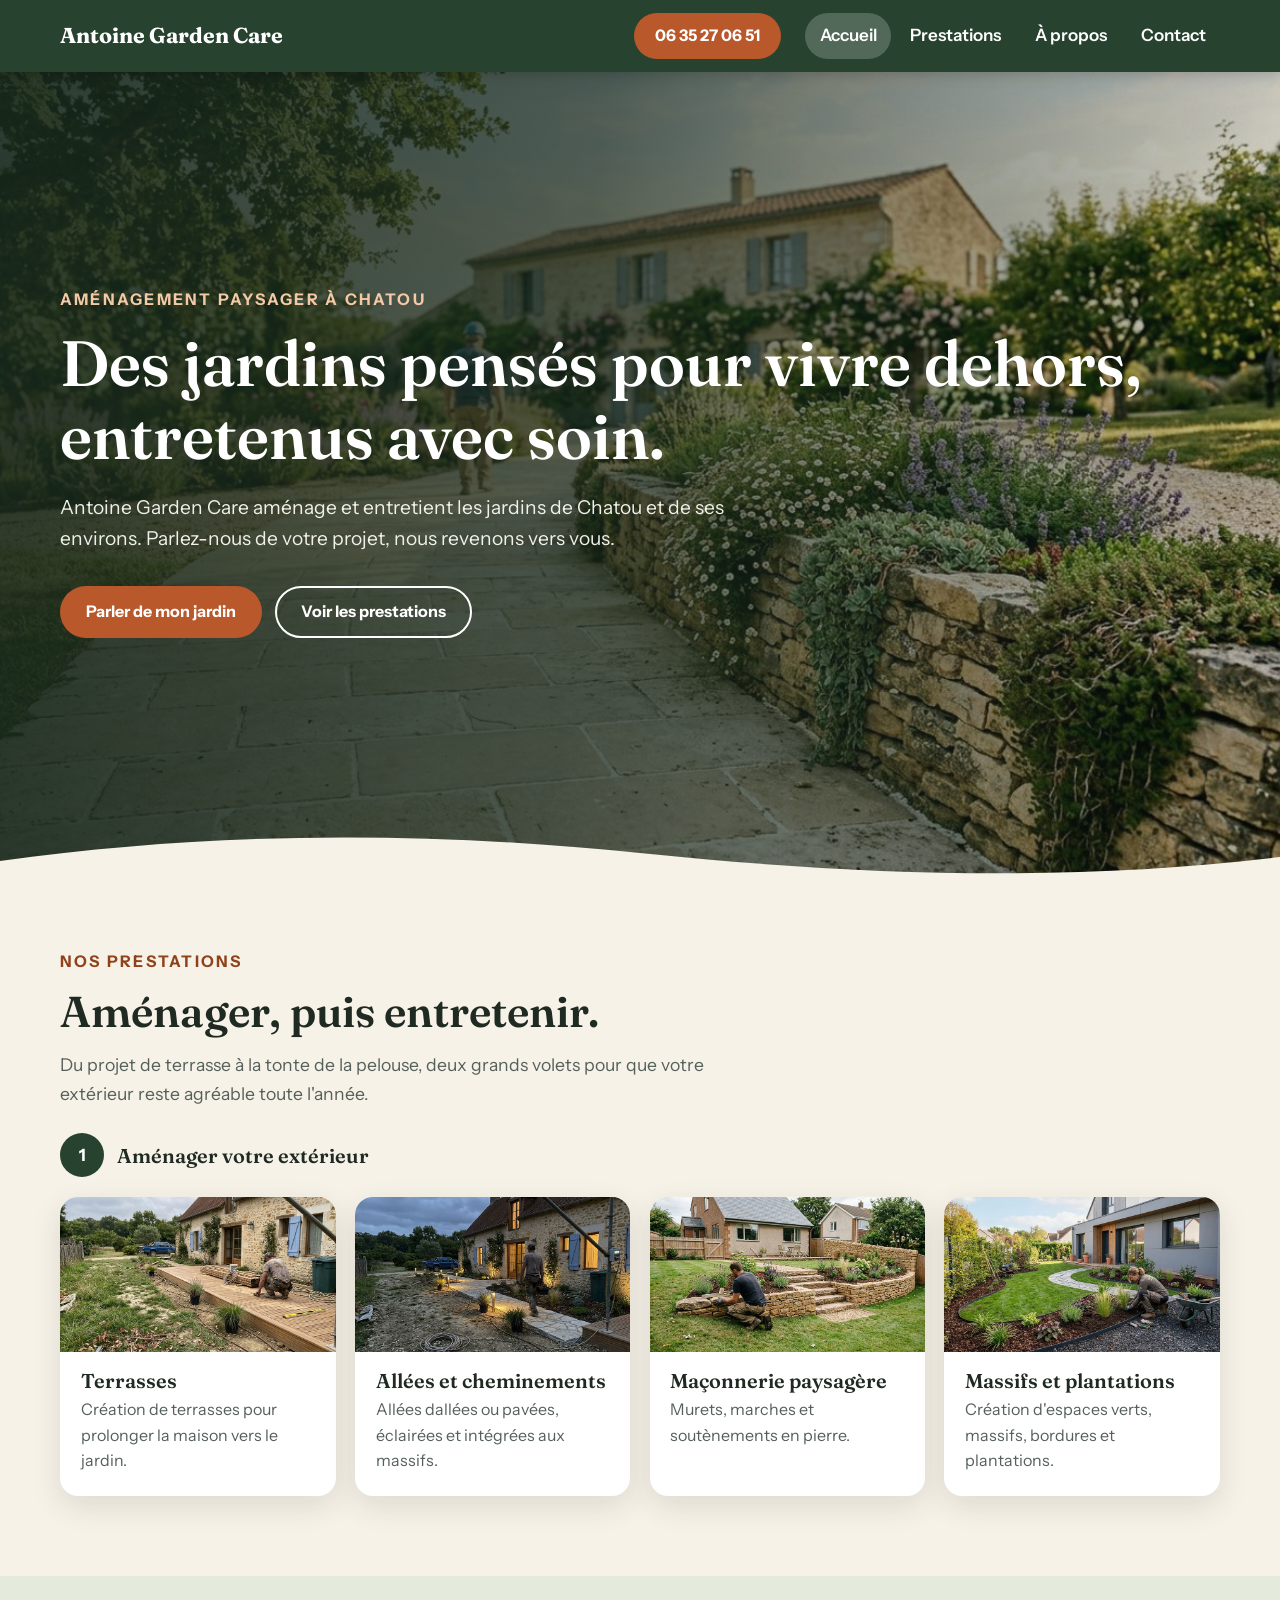
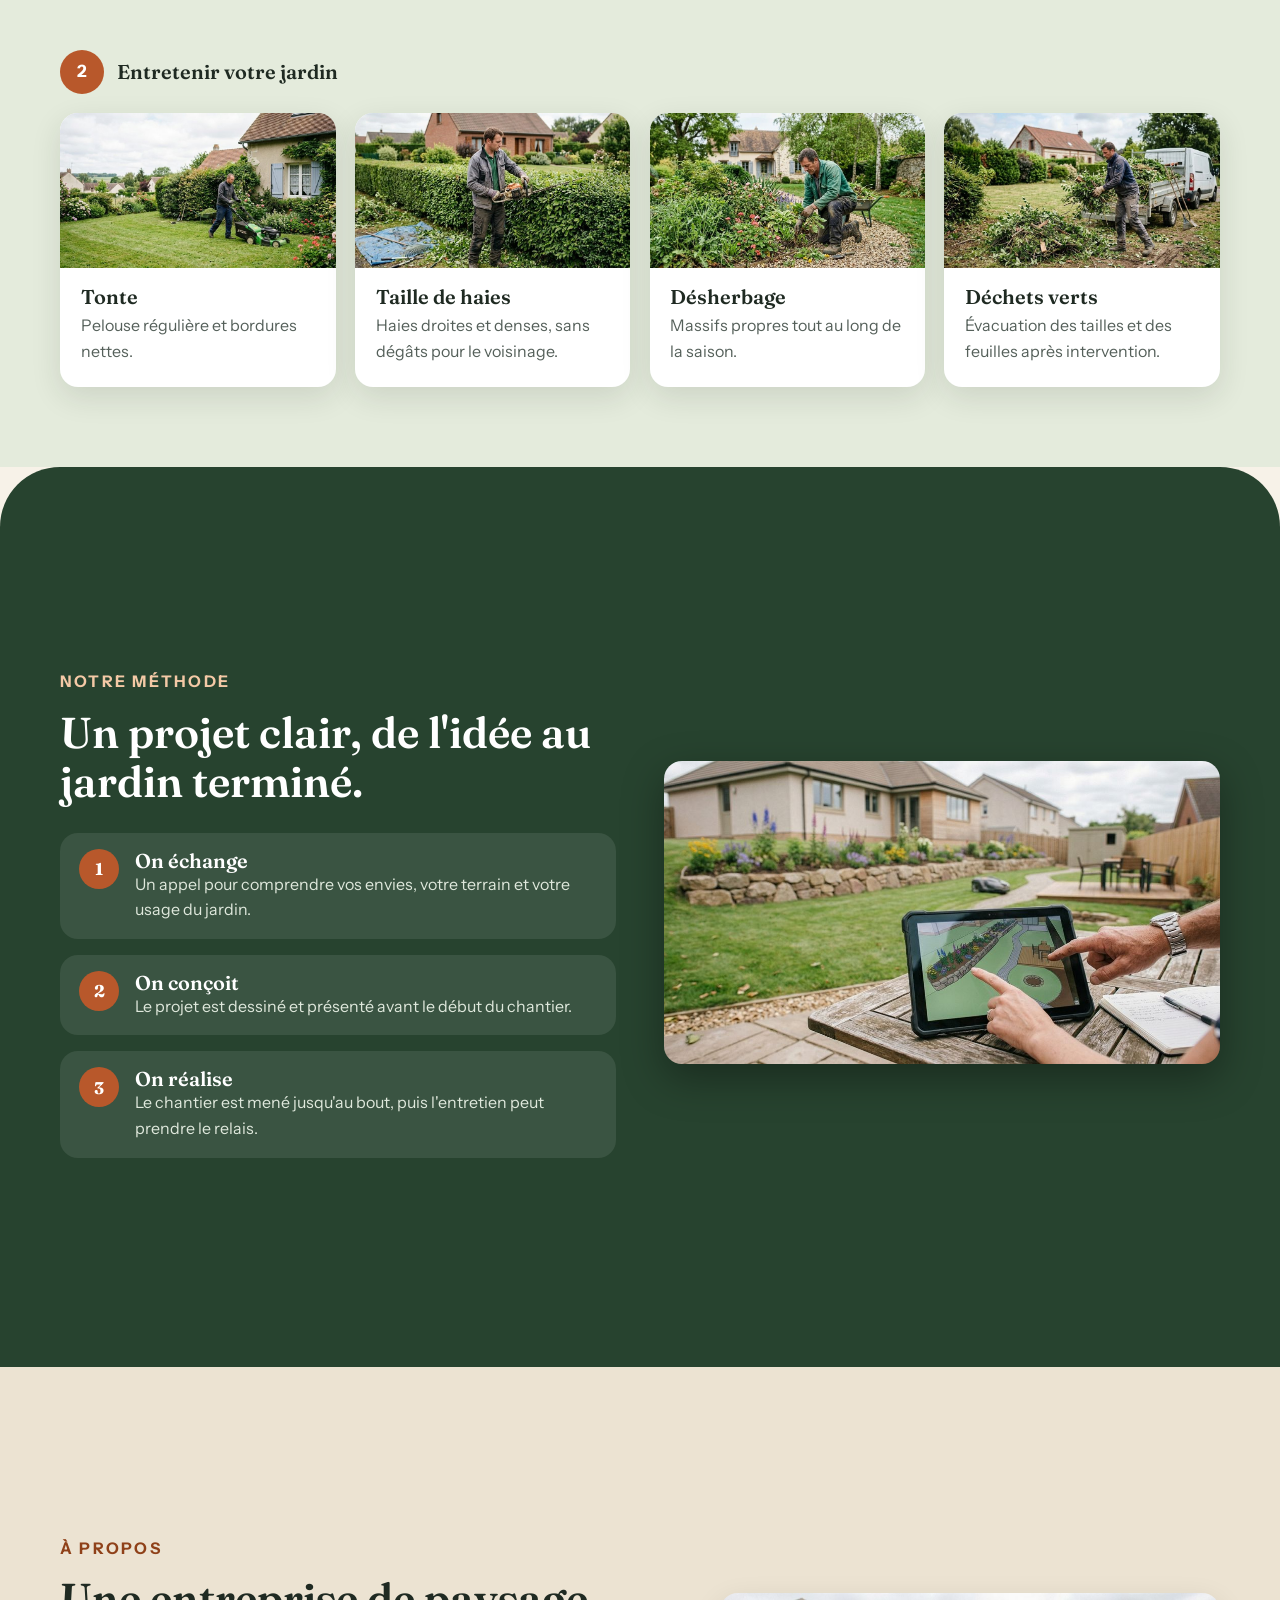
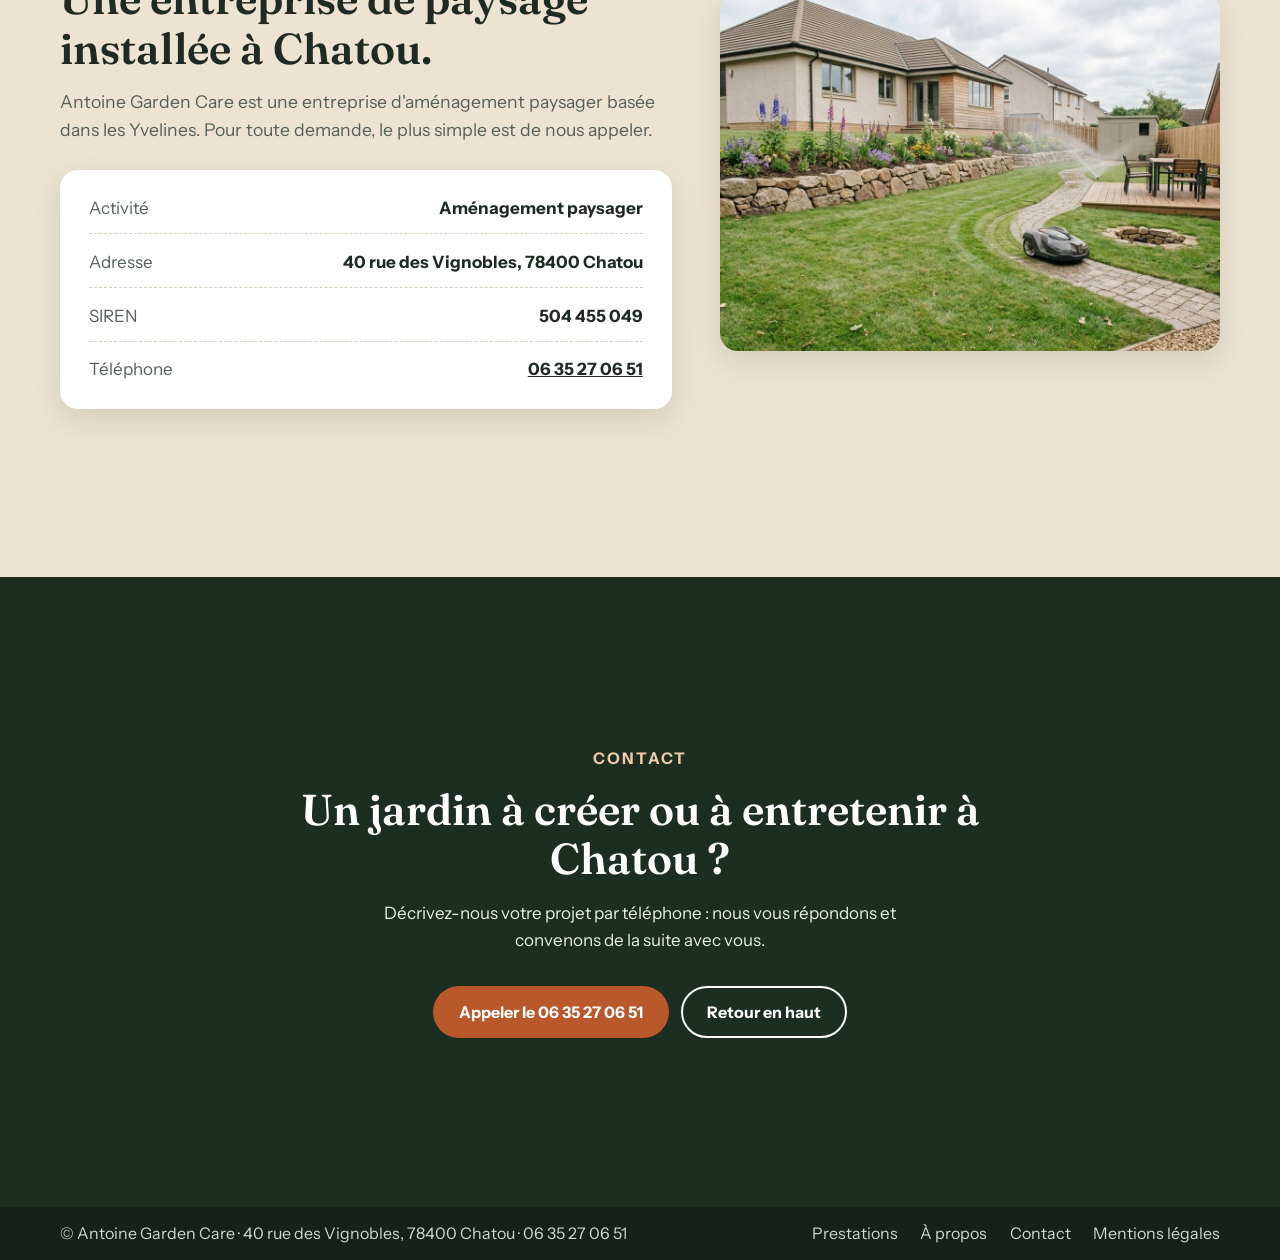
<file: index.html>
<!doctype html>
<html lang="fr">
<head>
<meta charset="utf-8">
<meta name="viewport" content="width=device-width,initial-scale=1">
<title>Antoine Garden Care – Paysagiste à Chatou (78)</title>
<meta name="description" content="Antoine Garden Care, entreprise d'aménagement paysager à Chatou (Yvelines) : aménagement et entretien de jardins. Contactez-nous au 06 35 27 06 51.">
<meta name="robots" content="noindex, nofollow">
<link rel="icon" href="data:image/svg+xml,%3Csvg xmlns='http://www.w3.org/2000/svg' viewBox='0 0 64 64'%3E%3Crect width='64' height='64' rx='14' fill='%2327432f'/%3E%3Cpath d='M32 50V30M32 30c0-10 8-16 18-16 0 10-8 16-18 16zM32 38c0-8-6-12-14-12 0 8 6 12 14 12z' fill='none' stroke='%23f7f2e8' stroke-width='4' stroke-linecap='round' stroke-linejoin='round'/%3E%3C/svg%3E">
<link rel="preconnect" href="https://fonts.googleapis.com">
<link rel="preconnect" href="https://fonts.gstatic.com" crossorigin>
<link href="https://fonts.googleapis.com/css2?family=Fraunces:wght@600;700&family=Instrument+Sans:wght@400;500;600;700&display=swap" rel="stylesheet">
<link rel="stylesheet" href="css/style.css">
</head>
<body>
<header class="site-header" id="accueil">
  <div class="wrap nav">
    <a class="logo" href="https://webaunet.github.io/antoine-garden-care/" aria-label="Antoine Garden Care, accueil">Antoine Garden Care</a>
    <a class="btn btn-terre nav-cta" href="tel:+33635270651" aria-label="Appeler le 06 35 27 06 51"><span class="t-long">06 35 27 06 51</span><span class="t-court">Appeler</span></a>
    <button class="burger" aria-expanded="false" aria-controls="menu" aria-label="Ouvrir le menu"><span></span></button>
    <ul class="menu" id="menu"><li><a href="index.html" aria-current="page">Accueil</a></li><li><a href="prestations.html">Prestations</a></li><li><a href="a-propos.html">À propos</a></li><li><a href="contact.html">Contact</a></li></ul>
  </div>
</header>
<main>
<section class="hero" aria-labelledby="titre-hero">
  <img src="images/hero-allee-paves.jpg" width="1400" height="764" alt="Allée de dalles de pierre bordée d'un muret et de massifs fleuris, menant à une maison en pierre">
  <div class="wrap">
    <span class="eyebrow">Aménagement paysager à Chatou</span>
    <h1 id="titre-hero">Des jardins pensés pour vivre dehors, entretenus avec soin.</h1>
    <p>Antoine Garden Care aménage et entretient les jardins de Chatou et de ses environs. Parlez-nous de votre projet, nous revenons vers vous.</p>
    <div class="hero-actions">
      <a class="btn btn-terre" href="contact.html">Parler de mon jardin</a>
      <a class="btn btn-contour" href="#prestations">Voir les prestations</a>
    </div>
  </div>
  <svg class="hero-curve" viewBox="0 0 1440 70" preserveAspectRatio="none" aria-hidden="true"><path d="M0 70V30C240 0 480 0 720 22s480 30 720 4v44z" fill="#f7f2e8"/></svg>
</section>

<section class="prestations" id="prestations" aria-labelledby="titre-prest">
  <div class="wrap">
    <span class="eyebrow">Nos prestations</span>
    <h2 id="titre-prest">Aménager, puis entretenir.</h2>
    <p class="lead">Du projet de terrasse à la tonte de la pelouse, deux grands volets pour que votre extérieur reste agréable toute l'année.</p>

    <div class="groupe">
      <div class="groupe-titre"><span class="pastille" aria-hidden="true">1</span><h3>Aménager votre extérieur</h3></div>
      <div class="cartes">
        <article class="carte"><img loading="lazy" src="images/terrasse-bois.jpg" width="900" height="491" alt="Pose d'une terrasse en bois devant une maison en pierre"><div><h3>Terrasses</h3><p>Création de terrasses pour prolonger la maison vers le jardin.</p></div></article>
        <article class="carte"><img loading="lazy" src="images/allee-dallee.jpg" width="900" height="491" alt="Allée dallée en pierre éclairée en fin de journée devant une maison"><div><h3>Allées et cheminements</h3><p>Allées dallées ou pavées, éclairées et intégrées aux massifs.</p></div></article>
        <article class="carte"><img loading="lazy" src="images/muret-pierre.jpg" width="900" height="491" alt="Muret en pierre sèche avec escalier en cours de montage dans un jardin"><div><h3>Maçonnerie paysagère</h3><p>Murets, marches et soutènements en pierre.</p></div></article>
        <article class="carte"><img loading="lazy" src="images/massif-bordure.jpg" width="900" height="491" alt="Plantation d'un massif avec bordure métallique et paillage devant une maison contemporaine"><div><h3>Massifs et plantations</h3><p>Création d'espaces verts, massifs, bordures et plantations.</p></div></article>
      </div>
    </div>

  </div>
</section>

<section class="prestations p2" aria-label="Entretenir votre jardin">
  <div class="wrap">
    <div class="groupe">
      <div class="groupe-titre"><span class="pastille t" aria-hidden="true">2</span><h3>Entretenir votre jardin</h3></div>
      <div class="cartes">
        <article class="carte"><img loading="lazy" src="images/tonte-pelouse.jpg" width="900" height="502" alt="Tonte d'une pelouse le long d'une haie fleurie"><div><h3>Tonte</h3><p>Pelouse régulière et bordures nettes.</p></div></article>
        <article class="carte"><img loading="lazy" src="images/taille-haie.jpg" width="900" height="491" alt="Taille d'une haie au taille-haie devant un jardin"><div><h3>Taille de haies</h3><p>Haies droites et denses, sans dégâts pour le voisinage.</p></div></article>
        <article class="carte"><img loading="lazy" src="images/desherbage-massif.jpg" width="900" height="491" alt="Désherbage d'un massif fleuri bordé de gravier"><div><h3>Désherbage</h3><p>Massifs propres tout au long de la saison.</p></div></article>
        <article class="carte"><img loading="lazy" src="images/dechets-verts.jpg" width="900" height="491" alt="Chargement de déchets verts dans une camionnette"><div><h3>Déchets verts</h3><p>Évacuation des tailles et des feuilles après intervention.</p></div></article>
      </div>
    </div>
  </div>
</section>

<section class="methode" id="methode" aria-labelledby="titre-methode">
  <div class="wrap methode-grille">
    <div>
      <span class="eyebrow">Notre méthode</span>
      <h2 id="titre-methode">Un projet clair, de l'idée au jardin terminé.</h2>
      <ol class="etapes">
        <li><b>1</b><div><h3>On échange</h3><p>Un appel pour comprendre vos envies, votre terrain et votre usage du jardin.</p></div></li>
        <li><b>2</b><div><h3>On conçoit</h3><p>Le projet est dessiné et présenté avant le début du chantier.</p></div></li>
        <li><b>3</b><div><h3>On réalise</h3><p>Le chantier est mené jusqu'au bout, puis l'entretien peut prendre le relais.</p></div></li>
      </ol>
    </div>
    <img loading="lazy" src="images/conception-tablette.jpg" width="1100" height="600" alt="Présentation d'un plan de jardin en 3D sur une tablette, avec un jardin aménagé à l'arrière-plan">
  </div>
</section>

<section class="apropos" id="apropos" aria-labelledby="titre-apropos">
  <div class="wrap apropos-grille">
    <div>
      <span class="eyebrow">À propos</span>
      <h2 id="titre-apropos">Une entreprise de paysage installée à Chatou.</h2>
      <p class="lead">Antoine Garden Care est une entreprise d'aménagement paysager basée dans les Yvelines. Pour toute demande, le plus simple est de nous appeler.</p>
      <dl class="fiche">
        <div><dt>Activité</dt><dd>Aménagement paysager</dd></div>
        <div><dt>Adresse</dt><dd>40 rue des Vignobles, 78400 Chatou</dd></div>
        <div><dt>SIREN</dt><dd>504 455 049</dd></div>
        <div><dt>Téléphone</dt><dd><a href="tel:+33635270651">06 35 27 06 51</a></dd></div>
      </dl>
    </div>
    <img loading="lazy" src="images/jardin-robot-tonte.jpg" width="1400" height="764" alt="Jardin aménagé avec muret de pierre, terrasse en bois et allée pavée, devant une maison de plain-pied">
  </div>
</section>

<section class="contact" id="contact" aria-labelledby="titre-contact">
  <div class="wrap">
    <span class="eyebrow" style="color:#f4c9a6">Contact</span>
    <h2 id="titre-contact">Un jardin à créer ou à entretenir à Chatou ?</h2>
    <p>Décrivez-nous votre projet par téléphone : nous vous répondons et convenons de la suite avec vous.</p>
    <div class="hero-actions">
      <a class="btn btn-terre" href="tel:+33635270651">Appeler le 06 35 27 06 51</a>
      <a class="btn btn-contour" href="#accueil">Retour en haut</a>
    </div>
  </div>
</section>
</main>
<footer class="site-footer">
  <div class="wrap foot">
    <span>© Antoine Garden Care · 40 rue des Vignobles, 78400 Chatou · <a href="tel:+33635270651">06 35 27 06 51</a></span>
    <nav aria-label="Pied de page"><a href="prestations.html">Prestations</a><a href="a-propos.html">À propos</a><a href="contact.html">Contact</a><a href="mentions-legales.html">Mentions légales</a></nav>
  </div>
</footer>
<script src="js/site.js"></script>
</body>
</html>
</file>
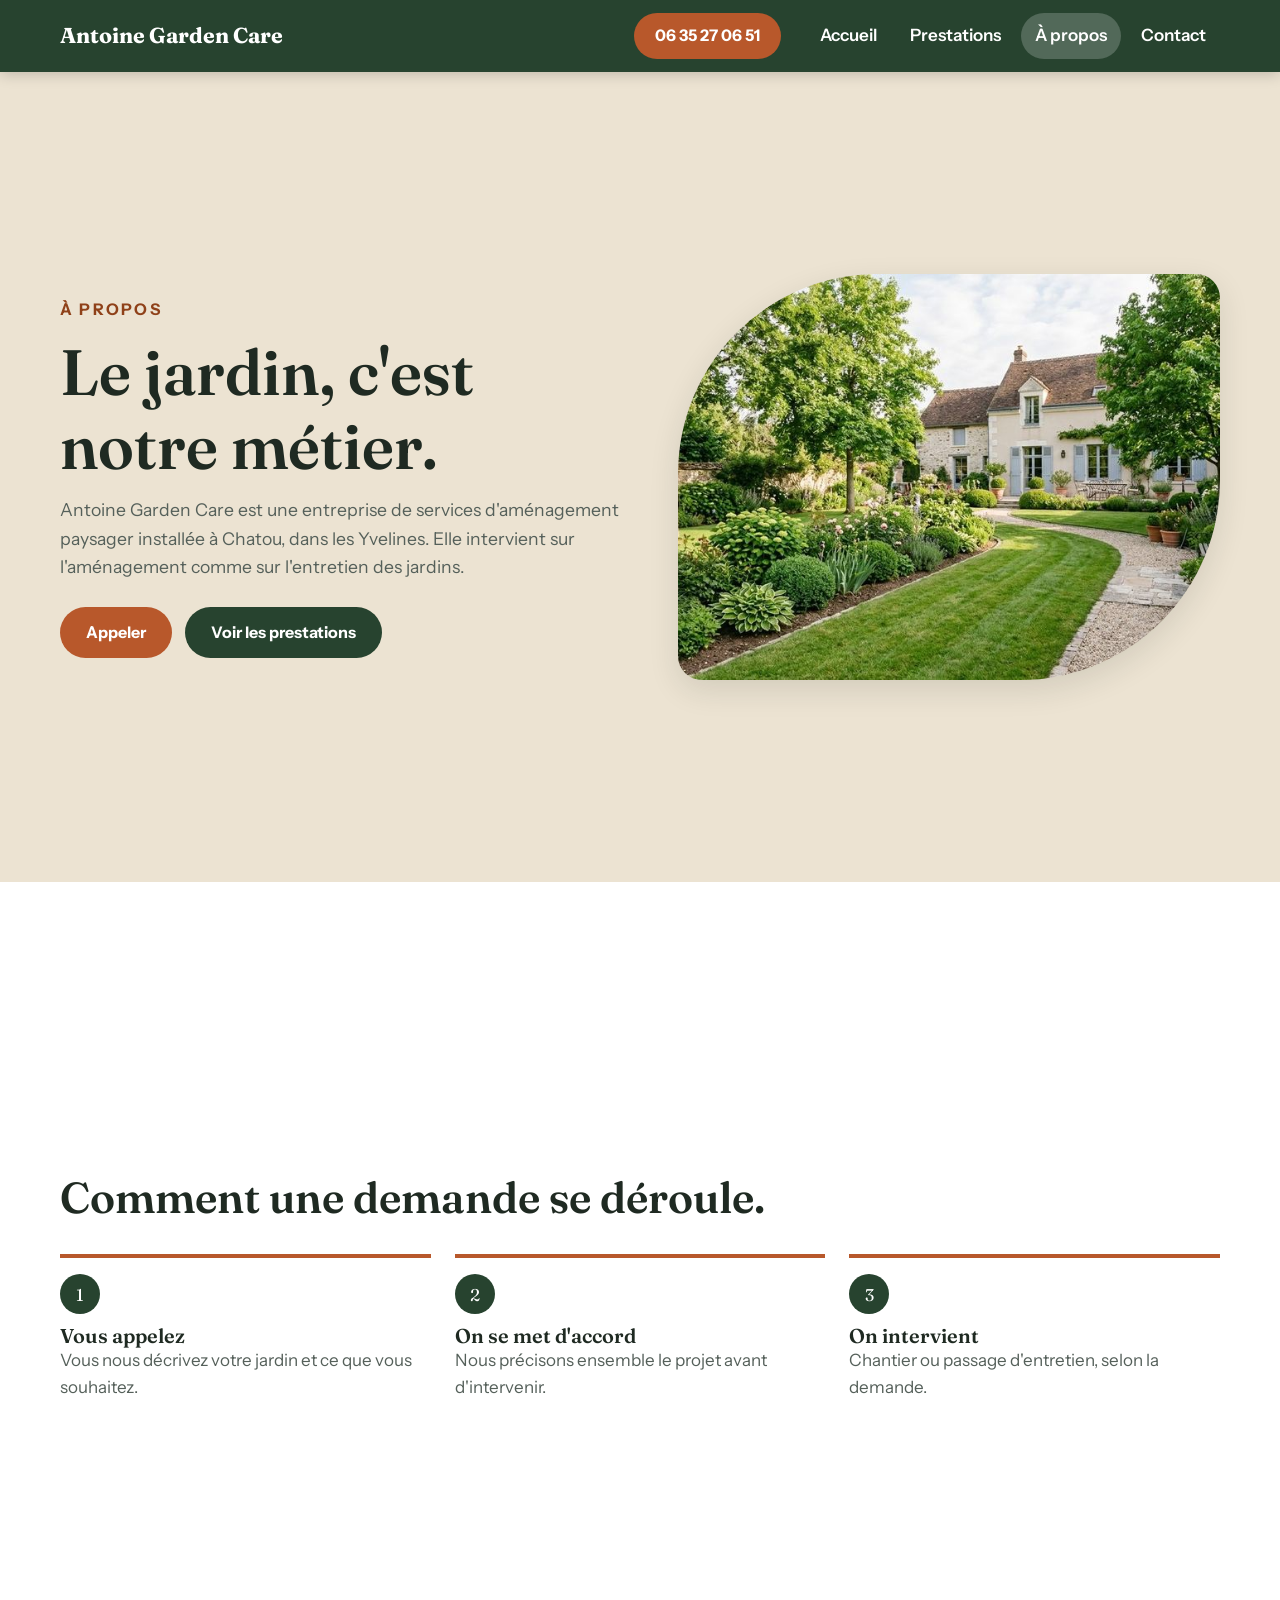
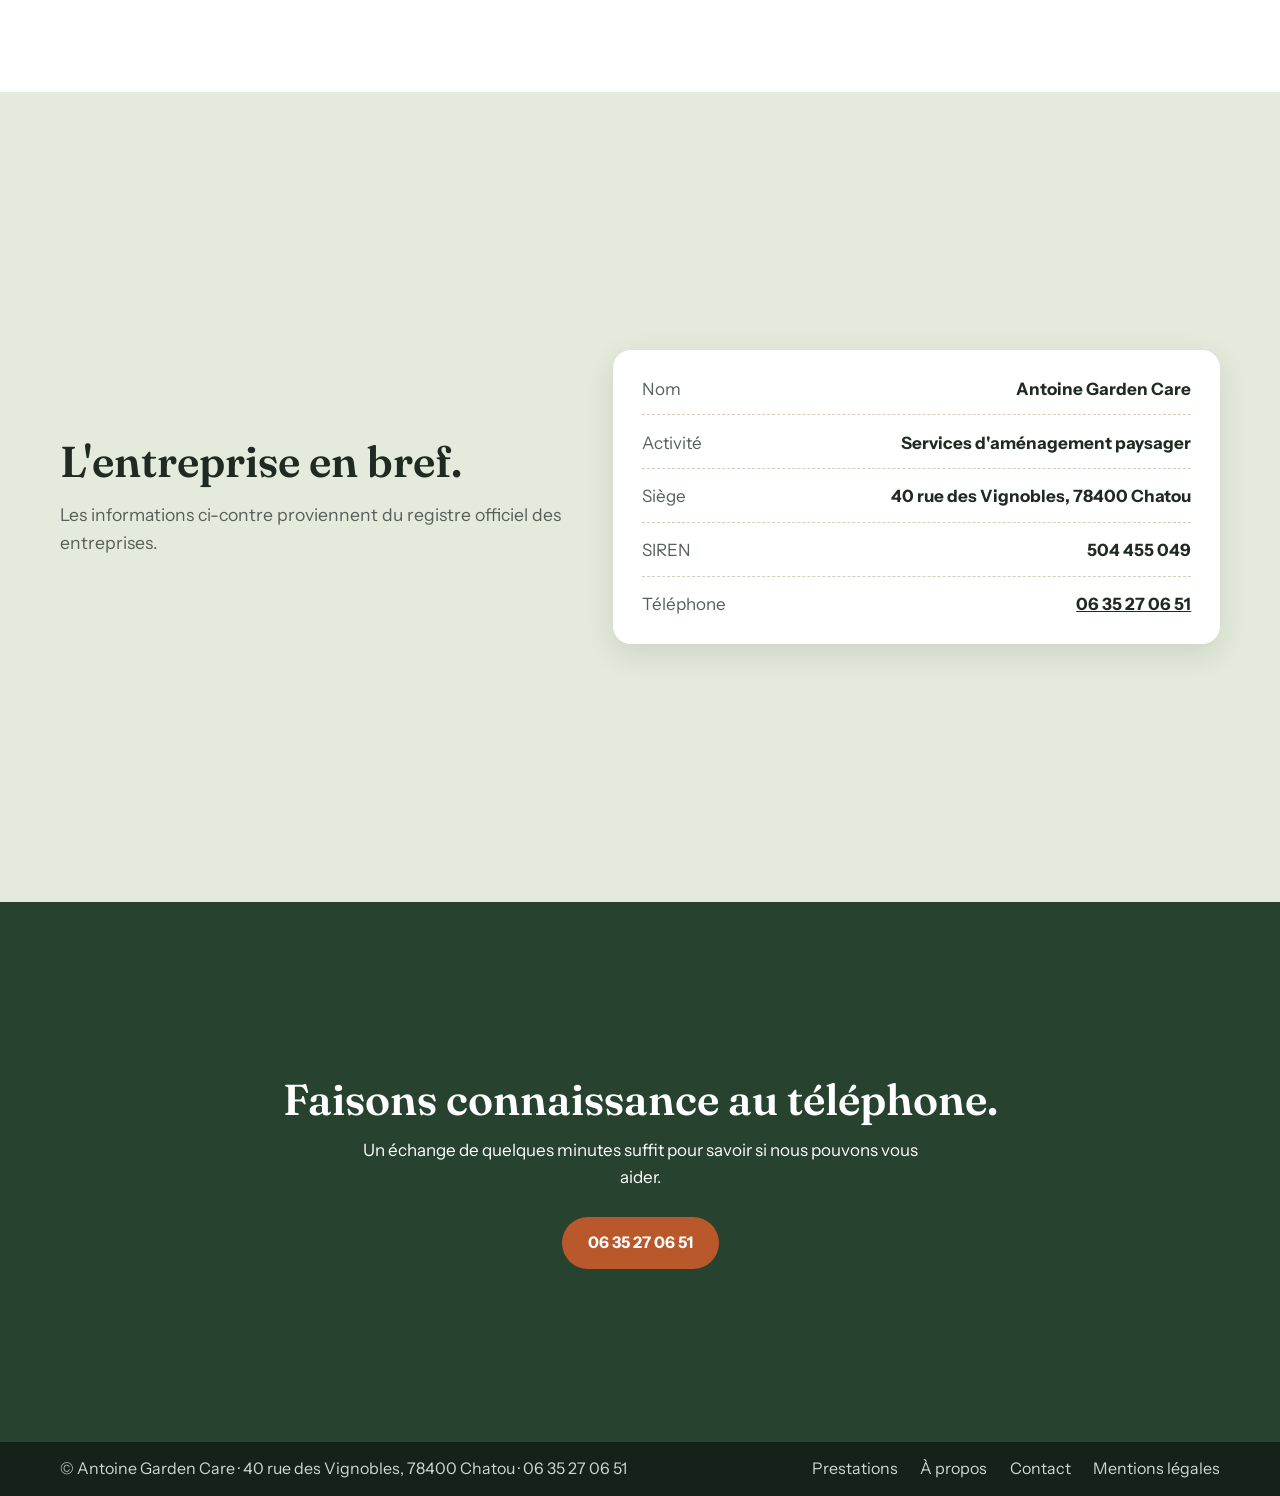
<file: a-propos.html>
<!doctype html>
<html lang="fr">
<head>
<meta charset="utf-8">
<meta name="viewport" content="width=device-width,initial-scale=1">
<title>À propos – Antoine Garden Care, aménagement paysager à Chatou</title>
<meta name="description" content="Antoine Garden Care, entreprise d'aménagement paysager basée rue des Vignobles à Chatou (78). Informations de l'entreprise et déroulé d'une demande.">
<meta name="robots" content="noindex, nofollow">
<link rel="icon" href="data:image/svg+xml,%3Csvg xmlns='http://www.w3.org/2000/svg' viewBox='0 0 64 64'%3E%3Crect width='64' height='64' rx='14' fill='%2327432f'/%3E%3Cpath d='M32 50V30M32 30c0-10 8-16 18-16 0 10-8 16-18 16zM32 38c0-8-6-12-14-12 0 8 6 12 14 12z' fill='none' stroke='%23f7f2e8' stroke-width='4' stroke-linecap='round' stroke-linejoin='round'/%3E%3C/svg%3E">
<link rel="preconnect" href="https://fonts.googleapis.com">
<link rel="preconnect" href="https://fonts.gstatic.com" crossorigin>
<link href="https://fonts.googleapis.com/css2?family=Fraunces:wght@600;700&family=Instrument+Sans:wght@400;500;600;700&display=swap" rel="stylesheet">
<link rel="stylesheet" href="css/style.css">
</head>
<body>
<header class="site-header" id="accueil">
  <div class="wrap nav">
    <a class="logo" href="https://webaunet.github.io/antoine-garden-care/" aria-label="Antoine Garden Care, accueil">Antoine Garden Care</a>
    <a class="btn btn-terre nav-cta" href="tel:+33635270651" aria-label="Appeler le 06 35 27 06 51"><span class="t-long">06 35 27 06 51</span><span class="t-court">Appeler</span></a>
    <button class="burger" aria-expanded="false" aria-controls="menu" aria-label="Ouvrir le menu"><span></span></button>
    <ul class="menu" id="menu"><li><a href="index.html">Accueil</a></li><li><a href="prestations.html">Prestations</a></li><li><a href="a-propos.html" aria-current="page">À propos</a></li><li><a href="contact.html">Contact</a></li></ul>
  </div>
</header>
<main>

<section class="ap-head" aria-labelledby="t">
  <div class="wrap ap-grid">
    <div>
      <span class="eyebrow">À propos</span>
      <h1 id="t">Le jardin, c'est notre métier.</h1>
      <p class="lead">Antoine Garden Care est une entreprise de services d'aménagement paysager installée à Chatou, dans les Yvelines. Elle intervient sur l'aménagement comme sur l'entretien des jardins.</p>
      <div class="hero-actions"><a class="btn btn-terre" href="tel:+33635270651">Appeler</a><a class="btn btn-vert" href="prestations.html">Voir les prestations</a></div>
    </div>
    <img src="images/jardin-entretenu.jpg" width="900" height="491" alt="Jardin soigné avec pelouse, massifs et allée de gravier devant une maison ancienne">
  </div>
</section>

<section class="ap-etapes" aria-labelledby="t2">
  <div class="wrap">
    <h2 id="t2">Comment une demande se déroule.</h2>
    <div class="frise">
      <div class="f"><span>1</span><h3>Vous appelez</h3><p>Vous nous décrivez votre jardin et ce que vous souhaitez.</p></div>
      <div class="f"><span>2</span><h3>On se met d'accord</h3><p>Nous précisons ensemble le projet avant d'intervenir.</p></div>
      <div class="f"><span>3</span><h3>On intervient</h3><p>Chantier ou passage d'entretien, selon la demande.</p></div>
    </div>
  </div>
</section>

<section class="ap-id" aria-labelledby="t3">
  <div class="wrap ap-id-grid">
    <div>
      <h2 id="t3">L'entreprise en bref.</h2>
      <p class="lead">Les informations ci-contre proviennent du registre officiel des entreprises.</p>
    </div>
    <dl class="fiche">
      <div><dt>Nom</dt><dd>Antoine Garden Care</dd></div>
      <div><dt>Activité</dt><dd>Services d'aménagement paysager</dd></div>
      <div><dt>Siège</dt><dd>40 rue des Vignobles, 78400 Chatou</dd></div>
      <div><dt>SIREN</dt><dd>504 455 049</dd></div>
      <div><dt>Téléphone</dt><dd><a href="tel:+33635270651">06 35 27 06 51</a></dd></div>
    </dl>
  </div>
</section>

<section class="bandeau vert" aria-labelledby="t4">
  <div class="wrap">
    <h2 id="t4">Faisons connaissance au téléphone.</h2>
    <p>Un échange de quelques minutes suffit pour savoir si nous pouvons vous aider.</p>
    <div class="hero-actions"><a class="btn btn-terre" href="tel:+33635270651">06 35 27 06 51</a></div>
  </div>
</section>
</main>
<footer class="site-footer">
  <div class="wrap foot">
    <span>© Antoine Garden Care · 40 rue des Vignobles, 78400 Chatou · <a href="tel:+33635270651">06 35 27 06 51</a></span>
    <nav aria-label="Pied de page"><a href="prestations.html">Prestations</a><a href="a-propos.html">À propos</a><a href="contact.html">Contact</a><a href="mentions-legales.html">Mentions légales</a></nav>
  </div>
</footer>
<script src="js/site.js"></script>
</body>
</html>
</file>
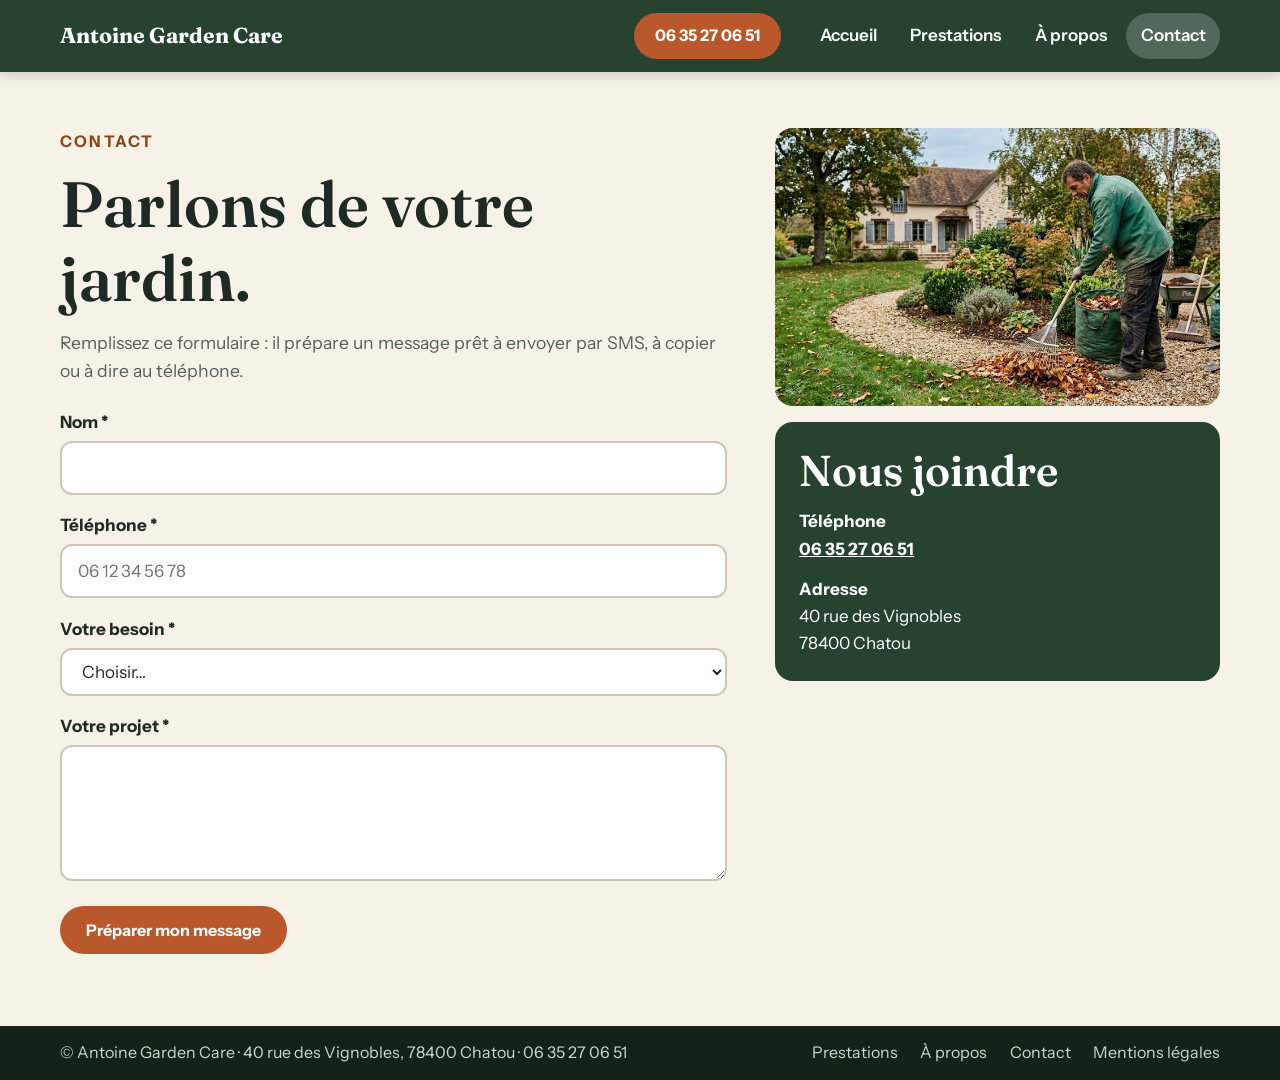
<file: contact.html>
<!doctype html>
<html lang="fr">
<head>
<meta charset="utf-8">
<meta name="viewport" content="width=device-width,initial-scale=1">
<title>Contact – Antoine Garden Care, paysagiste à Chatou</title>
<meta name="description" content="Contactez Antoine Garden Care à Chatou (78) : appel au 06 35 27 06 51 ou message préparé en ligne à envoyer par SMS.">
<meta name="robots" content="noindex, nofollow">
<link rel="icon" href="data:image/svg+xml,%3Csvg xmlns='http://www.w3.org/2000/svg' viewBox='0 0 64 64'%3E%3Crect width='64' height='64' rx='14' fill='%2327432f'/%3E%3Cpath d='M32 50V30M32 30c0-10 8-16 18-16 0 10-8 16-18 16zM32 38c0-8-6-12-14-12 0 8 6 12 14 12z' fill='none' stroke='%23f7f2e8' stroke-width='4' stroke-linecap='round' stroke-linejoin='round'/%3E%3C/svg%3E">
<link rel="preconnect" href="https://fonts.googleapis.com">
<link rel="preconnect" href="https://fonts.gstatic.com" crossorigin>
<link href="https://fonts.googleapis.com/css2?family=Fraunces:wght@600;700&family=Instrument+Sans:wght@400;500;600;700&display=swap" rel="stylesheet">
<link rel="stylesheet" href="css/style.css">
</head>
<body>
<header class="site-header" id="accueil">
  <div class="wrap nav">
    <a class="logo" href="https://webaunet.github.io/antoine-garden-care/" aria-label="Antoine Garden Care, accueil">Antoine Garden Care</a>
    <a class="btn btn-terre nav-cta" href="tel:+33635270651" aria-label="Appeler le 06 35 27 06 51"><span class="t-long">06 35 27 06 51</span><span class="t-court">Appeler</span></a>
    <button class="burger" aria-expanded="false" aria-controls="menu" aria-label="Ouvrir le menu"><span></span></button>
    <ul class="menu" id="menu"><li><a href="index.html">Accueil</a></li><li><a href="prestations.html">Prestations</a></li><li><a href="a-propos.html">À propos</a></li><li><a href="contact.html" aria-current="page">Contact</a></li></ul>
  </div>
</header>
<main>

<section class="ct" aria-labelledby="t">
  <div class="wrap ct-grid">
    <div class="ct-form">
      <span class="eyebrow">Contact</span>
      <h1 id="t">Parlons de votre jardin.</h1>
      <p class="lead">Remplissez ce formulaire : il prépare un message prêt à envoyer par SMS, à copier ou à dire au téléphone.</p>
      <form id="f" novalidate>
        <div class="champ"><label for="nom">Nom *</label><input id="nom" name="nom" autocomplete="name" required aria-describedby="e-nom"><p class="err" id="e-nom" role="alert"></p></div>
        <div class="champ"><label for="tel">Téléphone *</label><input id="tel" name="tel" type="tel" inputmode="tel" autocomplete="tel" required placeholder="06 12 34 56 78" aria-describedby="e-tel"><p class="err" id="e-tel" role="alert"></p></div>
        <div class="champ"><label for="type">Votre besoin *</label>
          <select id="type" name="type" required aria-describedby="e-type"><option value="">Choisir…</option><option>Aménagement (terrasse, allée, muret, plantations…)</option><option>Entretien (tonte, haies, désherbage…)</option><option>Autre demande</option></select><p class="err" id="e-type" role="alert"></p></div>
        <div class="champ"><label for="msg">Votre projet *</label><textarea id="msg" name="msg" rows="4" required aria-describedby="e-msg"></textarea><p class="err" id="e-msg" role="alert"></p></div>
        <button class="btn btn-terre" type="submit">Préparer mon message</button>
      </form>
      <div class="recap" id="recap" hidden tabindex="-1" aria-live="polite">
        <h2>Votre message est prêt</h2>
        <pre id="recap-txt"></pre>
        <div class="hero-actions"><a class="btn btn-terre" id="sms" href="#">Envoyer par SMS</a><button class="btn btn-vert" id="copier" type="button">Copier</button><a class="btn btn-contour-v" href="tel:+33635270651">Appeler</a></div>
        <p class="ok" id="ok" role="status"></p>
      </div>
    </div>
    <aside class="ct-side">
      <img loading="lazy" src="images/feuilles-allee.jpg" width="900" height="491" alt="Ramassage de feuilles sur une allée gravillonnée dans un jardin">
      <div class="coords">
        <h2>Nous joindre</h2>
        <p><strong>Téléphone</strong><br><a href="tel:+33635270651">06 35 27 06 51</a></p>
        <p><strong>Adresse</strong><br>40 rue des Vignobles<br>78400 Chatou</p>
      </div>
    </aside>
  </div>
</section>
</main>
<footer class="site-footer">
  <div class="wrap foot">
    <span>© Antoine Garden Care · 40 rue des Vignobles, 78400 Chatou · <a href="tel:+33635270651">06 35 27 06 51</a></span>
    <nav aria-label="Pied de page"><a href="prestations.html">Prestations</a><a href="a-propos.html">À propos</a><a href="contact.html">Contact</a><a href="mentions-legales.html">Mentions légales</a></nav>
  </div>
</footer>
<script src="js/site.js"></script>
<script src="js/contact.js"></script>
</body>
</html>
</file>
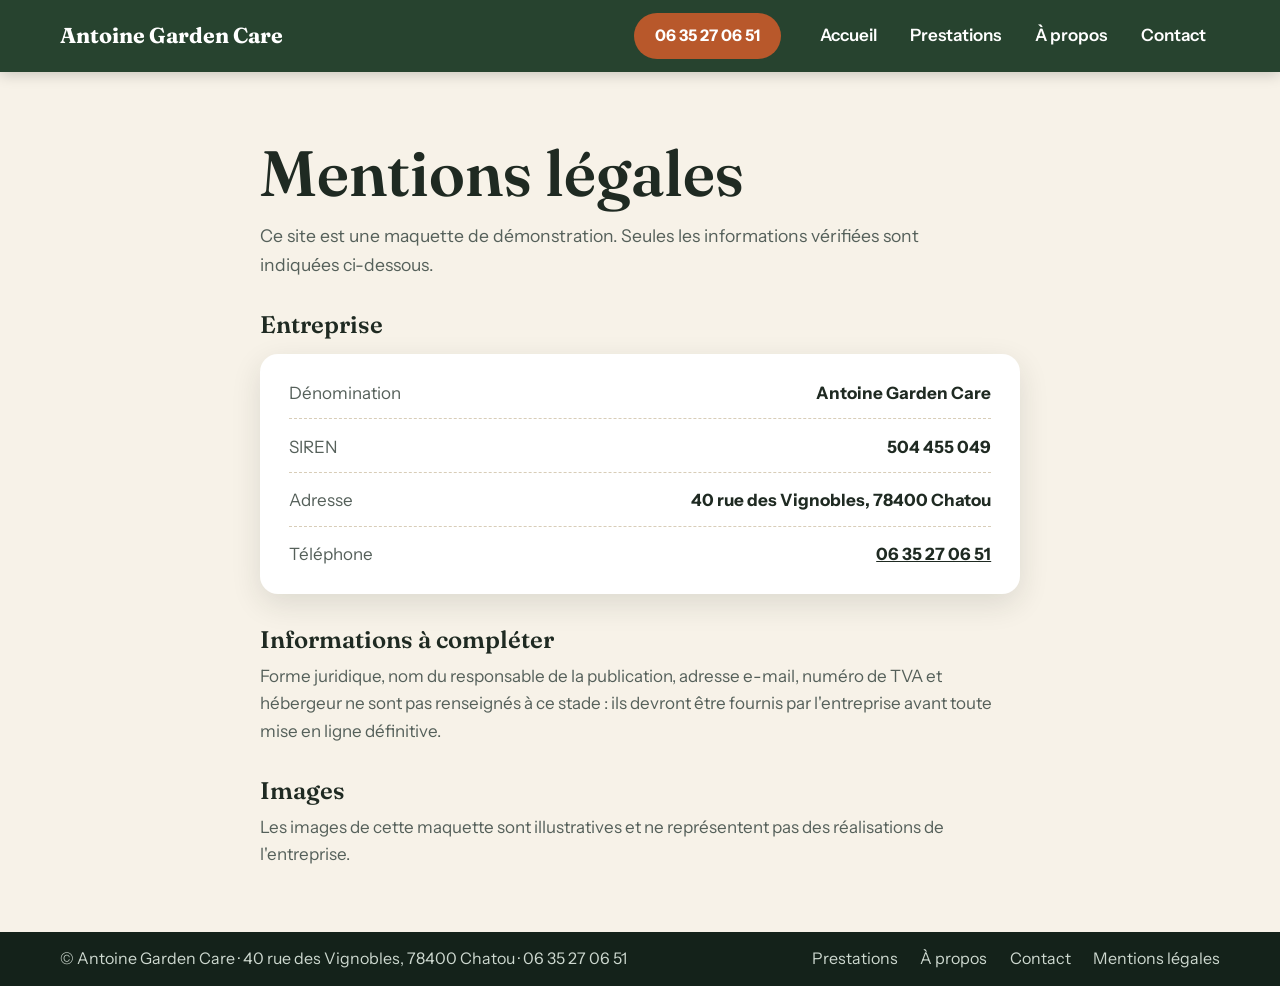
<file: mentions-legales.html>
<!doctype html>
<html lang="fr">
<head>
<meta charset="utf-8">
<meta name="viewport" content="width=device-width,initial-scale=1">
<title>Mentions légales – Antoine Garden Care, Chatou</title>
<meta name="description" content="Mentions légales du site d'Antoine Garden Care, entreprise d'aménagement paysager à Chatou (78).">
<meta name="robots" content="noindex, nofollow">
<link rel="icon" href="data:image/svg+xml,%3Csvg xmlns='http://www.w3.org/2000/svg' viewBox='0 0 64 64'%3E%3Crect width='64' height='64' rx='14' fill='%2327432f'/%3E%3Cpath d='M32 50V30M32 30c0-10 8-16 18-16 0 10-8 16-18 16zM32 38c0-8-6-12-14-12 0 8 6 12 14 12z' fill='none' stroke='%23f7f2e8' stroke-width='4' stroke-linecap='round' stroke-linejoin='round'/%3E%3C/svg%3E">
<link rel="preconnect" href="https://fonts.googleapis.com">
<link rel="preconnect" href="https://fonts.gstatic.com" crossorigin>
<link href="https://fonts.googleapis.com/css2?family=Fraunces:wght@600;700&family=Instrument+Sans:wght@400;500;600;700&display=swap" rel="stylesheet">
<link rel="stylesheet" href="css/style.css">
</head>
<body>
<header class="site-header" id="accueil">
  <div class="wrap nav">
    <a class="logo" href="https://webaunet.github.io/antoine-garden-care/" aria-label="Antoine Garden Care, accueil">Antoine Garden Care</a>
    <a class="btn btn-terre nav-cta" href="tel:+33635270651" aria-label="Appeler le 06 35 27 06 51"><span class="t-long">06 35 27 06 51</span><span class="t-court">Appeler</span></a>
    <button class="burger" aria-expanded="false" aria-controls="menu" aria-label="Ouvrir le menu"><span></span></button>
    <ul class="menu" id="menu"><li><a href="index.html">Accueil</a></li><li><a href="prestations.html">Prestations</a></li><li><a href="a-propos.html">À propos</a></li><li><a href="contact.html">Contact</a></li></ul>
  </div>
</header>
<main>

<section class="legal" aria-labelledby="t">
  <div class="wrap legal-in">
    <h1 id="t">Mentions légales</h1>
    <p class="lead">Ce site est une maquette de démonstration. Seules les informations vérifiées sont indiquées ci-dessous.</p>
    <h2>Entreprise</h2>
    <dl class="fiche">
      <div><dt>Dénomination</dt><dd>Antoine Garden Care</dd></div>
      <div><dt>SIREN</dt><dd>504 455 049</dd></div>
      <div><dt>Adresse</dt><dd>40 rue des Vignobles, 78400 Chatou</dd></div>
      <div><dt>Téléphone</dt><dd><a href="tel:+33635270651">06 35 27 06 51</a></dd></div>
    </dl>
    <h2>Informations à compléter</h2>
    <p>Forme juridique, nom du responsable de la publication, adresse e-mail, numéro de TVA et hébergeur ne sont pas renseignés à ce stade : ils devront être fournis par l'entreprise avant toute mise en ligne définitive.</p>
    <h2>Images</h2>
    <p>Les images de cette maquette sont illustratives et ne représentent pas des réalisations de l'entreprise.</p>
  </div>
</section>
</main>
<footer class="site-footer">
  <div class="wrap foot">
    <span>© Antoine Garden Care · 40 rue des Vignobles, 78400 Chatou · <a href="tel:+33635270651">06 35 27 06 51</a></span>
    <nav aria-label="Pied de page"><a href="prestations.html">Prestations</a><a href="a-propos.html">À propos</a><a href="contact.html">Contact</a><a href="mentions-legales.html">Mentions légales</a></nav>
  </div>
</footer>
<script src="js/site.js"></script>
</body>
</html>
</file>
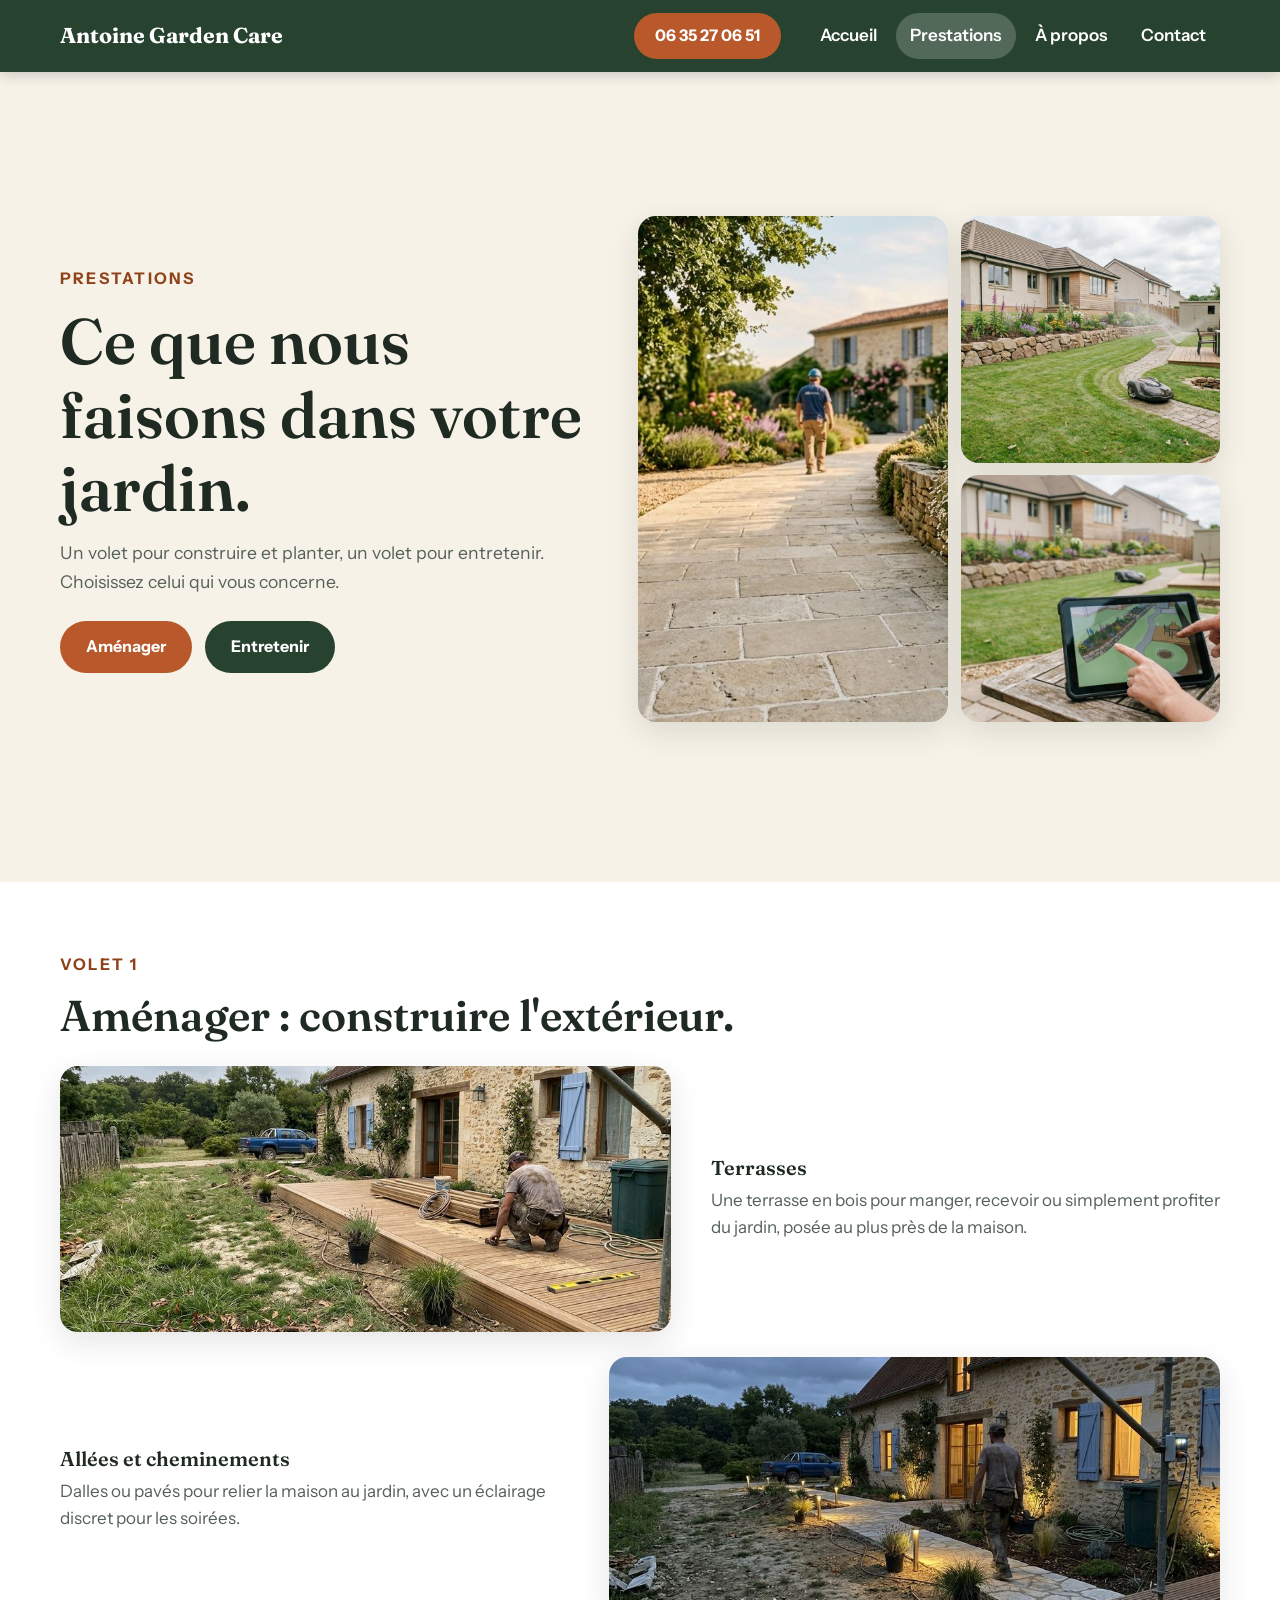
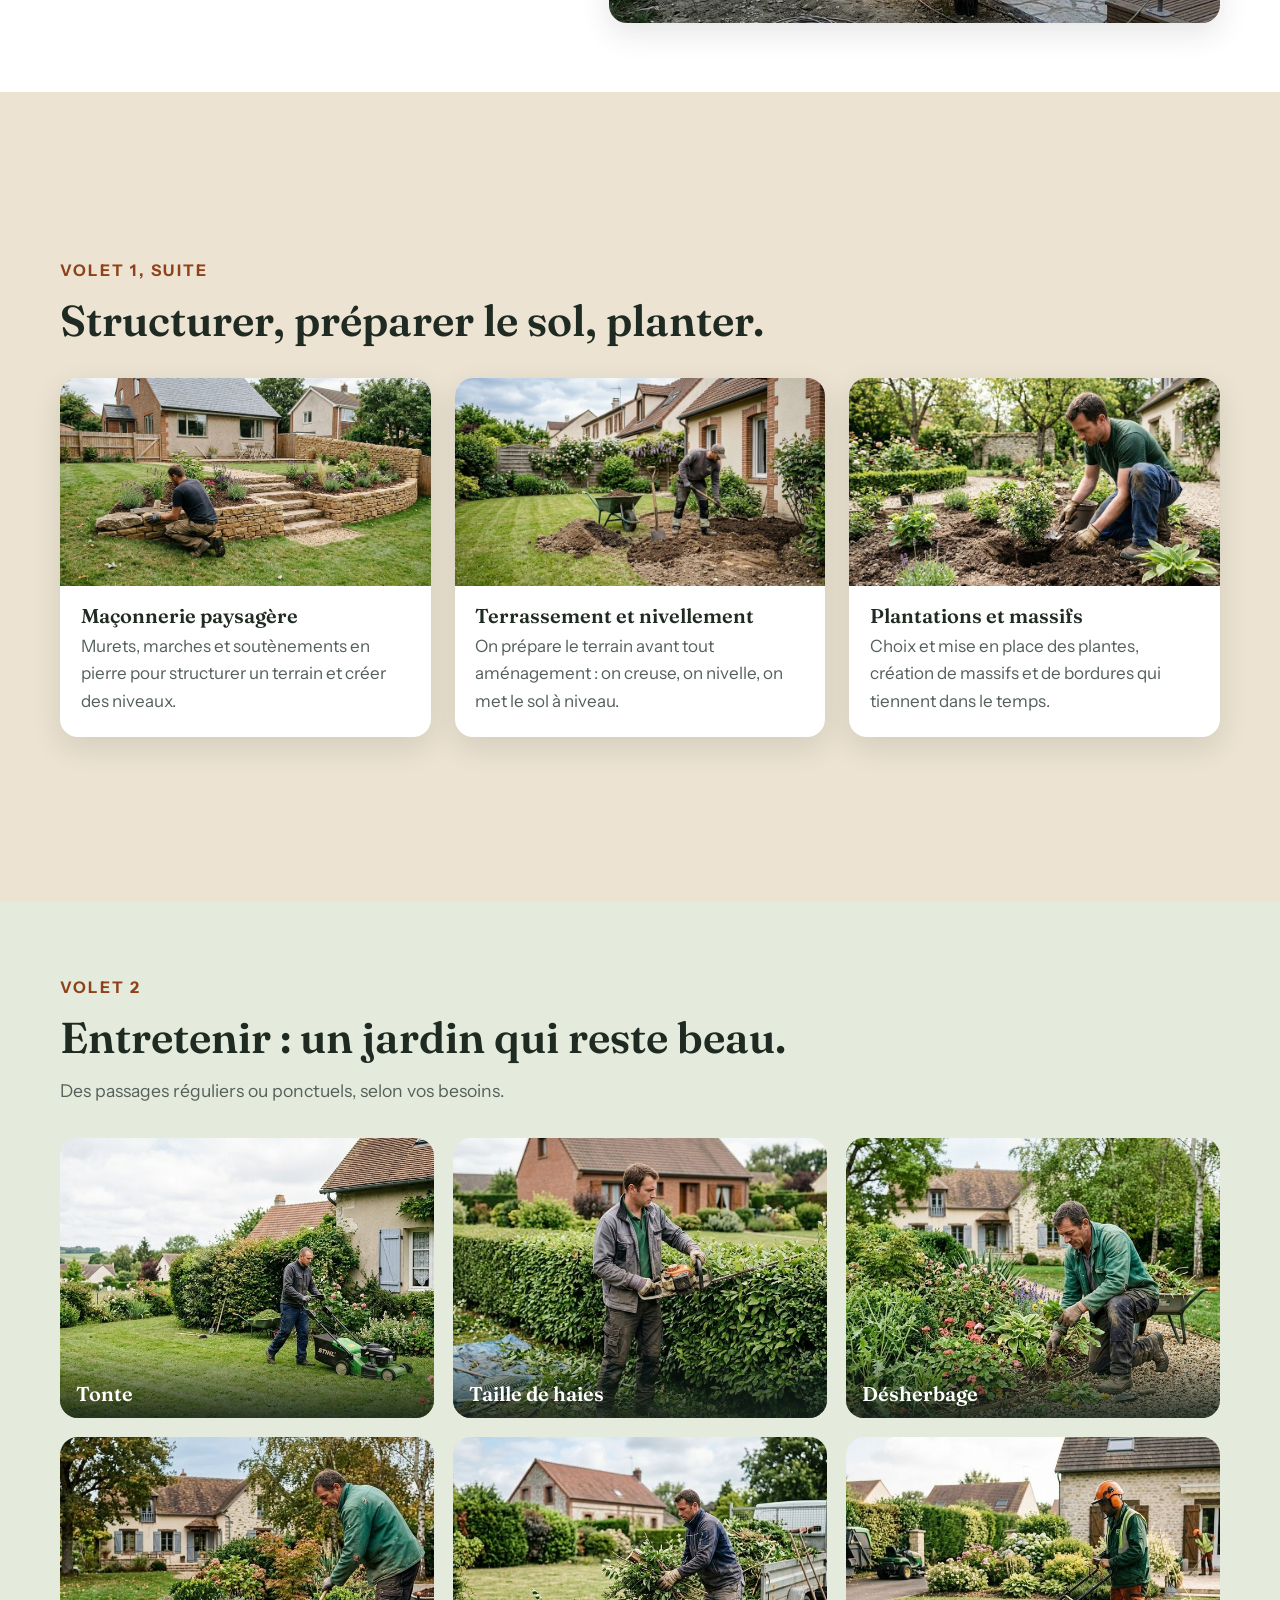
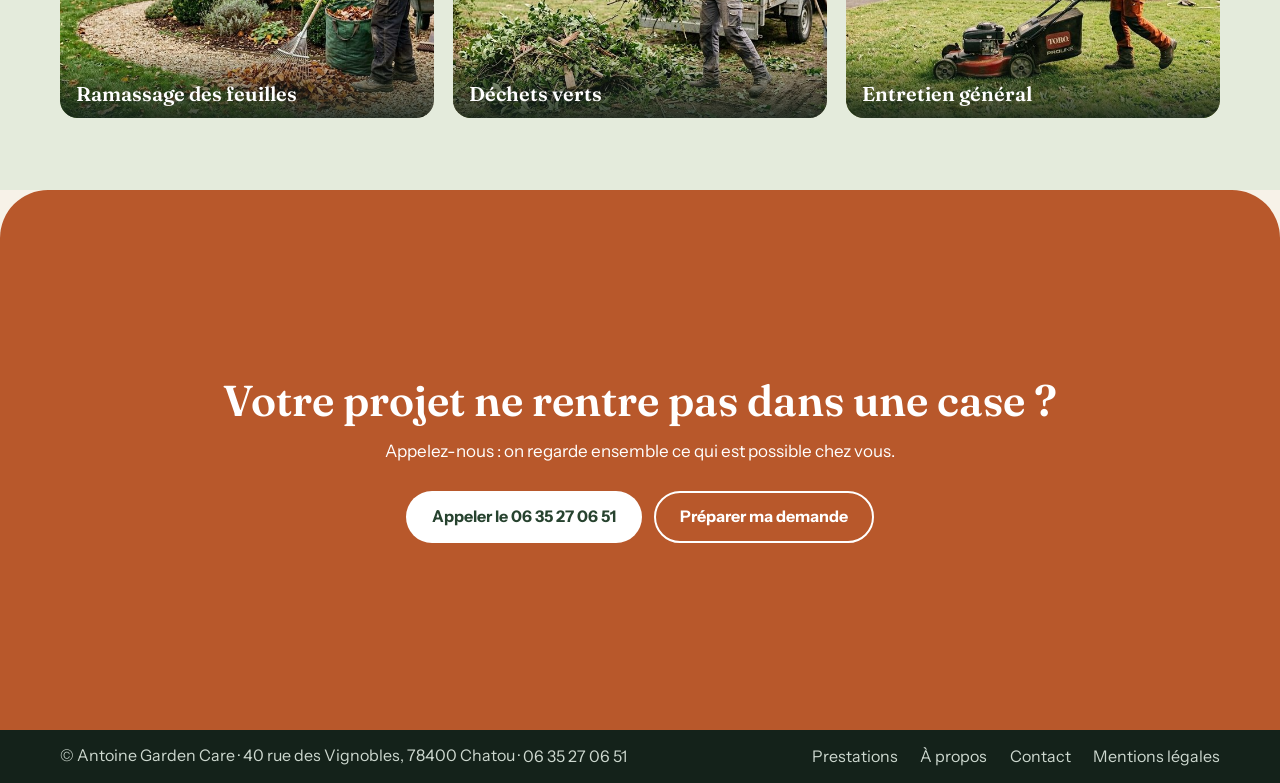
<file: prestations.html>
<!doctype html>
<html lang="fr">
<head>
<meta charset="utf-8">
<meta name="viewport" content="width=device-width,initial-scale=1">
<title>Prestations – Antoine Garden Care, paysagiste à Chatou</title>
<meta name="description" content="Aménagement (terrasses, allées, murets, plantations) et entretien (tonte, haies, désherbage) de jardins à Chatou, Yvelines. Antoine Garden Care.">
<meta name="robots" content="noindex, nofollow">
<link rel="icon" href="data:image/svg+xml,%3Csvg xmlns='http://www.w3.org/2000/svg' viewBox='0 0 64 64'%3E%3Crect width='64' height='64' rx='14' fill='%2327432f'/%3E%3Cpath d='M32 50V30M32 30c0-10 8-16 18-16 0 10-8 16-18 16zM32 38c0-8-6-12-14-12 0 8 6 12 14 12z' fill='none' stroke='%23f7f2e8' stroke-width='4' stroke-linecap='round' stroke-linejoin='round'/%3E%3C/svg%3E">
<link rel="preconnect" href="https://fonts.googleapis.com">
<link rel="preconnect" href="https://fonts.gstatic.com" crossorigin>
<link href="https://fonts.googleapis.com/css2?family=Fraunces:wght@600;700&family=Instrument+Sans:wght@400;500;600;700&display=swap" rel="stylesheet">
<link rel="stylesheet" href="css/style.css">
</head>
<body>
<header class="site-header" id="accueil">
  <div class="wrap nav">
    <a class="logo" href="https://webaunet.github.io/antoine-garden-care/" aria-label="Antoine Garden Care, accueil">Antoine Garden Care</a>
    <a class="btn btn-terre nav-cta" href="tel:+33635270651" aria-label="Appeler le 06 35 27 06 51"><span class="t-long">06 35 27 06 51</span><span class="t-court">Appeler</span></a>
    <button class="burger" aria-expanded="false" aria-controls="menu" aria-label="Ouvrir le menu"><span></span></button>
    <ul class="menu" id="menu"><li><a href="index.html">Accueil</a></li><li><a href="prestations.html" aria-current="page">Prestations</a></li><li><a href="a-propos.html">À propos</a></li><li><a href="contact.html">Contact</a></li></ul>
  </div>
</header>
<main>

<section class="ph" aria-labelledby="t">
  <div class="wrap ph-grid">
    <div>
      <span class="eyebrow">Prestations</span>
      <h1 id="t">Ce que nous faisons dans votre jardin.</h1>
      <p class="lead">Un volet pour construire et planter, un volet pour entretenir. Choisissez celui qui vous concerne.</p>
      <div class="hero-actions"><a class="btn btn-terre" href="#amenager">Aménager</a><a class="btn btn-vert" href="#entretenir">Entretenir</a></div>
    </div>
    <div class="mosaique">
      <img src="images/hero-allee-paves.jpg" width="1400" height="764" alt="Allée de dalles de pierre longeant un muret fleuri" class="m1">
      <img src="images/jardin-robot-tonte.jpg" width="1400" height="764" alt="Jardin avec muret de pierre, terrasse et allée pavée" class="m2" loading="lazy">
      <img src="images/conception-tablette.jpg" width="1100" height="600" alt="Plan de jardin en 3D présenté sur une tablette" class="m3" loading="lazy">
    </div>
  </div>
</section>

<section class="zig" id="amenager" aria-labelledby="t-am">
  <div class="wrap">
    <span class="eyebrow">Volet 1</span>
    <h2 id="t-am">Aménager : construire l'extérieur.</h2>
    <div class="rang">
      <img loading="lazy" src="images/terrasse-bois.jpg" width="900" height="491" alt="Pose des lames d'une terrasse en bois devant une maison en pierre">
      <div><h3>Terrasses</h3><p>Une terrasse en bois pour manger, recevoir ou simplement profiter du jardin, posée au plus près de la maison.</p></div>
    </div>
    <div class="rang inverse">
      <img loading="lazy" src="images/allee-dallee.jpg" width="900" height="491" alt="Allée dallée en pierre éclairée par des bornes lumineuses">
      <div><h3>Allées et cheminements</h3><p>Dalles ou pavés pour relier la maison au jardin, avec un éclairage discret pour les soirées.</p></div>
    </div>
  </div>
</section>

<section class="plant" aria-labelledby="t-pl">
  <div class="wrap">
    <span class="eyebrow">Volet 1, suite</span>
    <h2 id="t-pl">Structurer, préparer le sol, planter.</h2>
    <div class="trio">
      <article><img loading="lazy" src="images/muret-pierre.jpg" width="900" height="491" alt="Montage d'un muret et d'un escalier en pierre dans un jardin en pente"><div><h3>Maçonnerie paysagère</h3><p>Murets, marches et soutènements en pierre pour structurer un terrain et créer des niveaux.</p></div></article>
      <article><img loading="lazy" src="images/terrassement.jpg" width="900" height="502" alt="Terrassement d'une partie de pelouse à la pelle, devant une maison"><div><h3>Terrassement et nivellement</h3><p>On prépare le terrain avant tout aménagement : on creuse, on nivelle, on met le sol à niveau.</p></div></article>
      <article><img loading="lazy" src="images/plantation.jpg" width="900" height="491" alt="Mise en terre d'un arbuste dans un massif de vivaces"><div><h3>Plantations et massifs</h3><p>Choix et mise en place des plantes, création de massifs et de bordures qui tiennent dans le temps.</p></div></article>
    </div>
  </div>
</section>

<section class="entretien" id="entretenir" aria-labelledby="t-en">
  <div class="wrap">
    <span class="eyebrow">Volet 2</span>
    <h2 id="t-en">Entretenir : un jardin qui reste beau.</h2>
    <p class="lead">Des passages réguliers ou ponctuels, selon vos besoins.</p>
    <div class="grille6">
      <article><img loading="lazy" src="images/tonte-pelouse.jpg" width="900" height="502" alt="Tonte d'une pelouse le long d'une haie"><h3>Tonte</h3></article>
      <article><img loading="lazy" src="images/taille-haie.jpg" width="900" height="491" alt="Taille d'une haie au taille-haie"><h3>Taille de haies</h3></article>
      <article><img loading="lazy" src="images/desherbage-massif.jpg" width="900" height="491" alt="Désherbage d'un massif fleuri"><h3>Désherbage</h3></article>
      <article><img loading="lazy" src="images/feuilles-allee.jpg" width="900" height="491" alt="Ramassage de feuilles mortes sur une allée gravillonnée"><h3>Ramassage des feuilles</h3></article>
      <article><img loading="lazy" src="images/dechets-verts.jpg" width="900" height="491" alt="Chargement de déchets verts dans une camionnette"><h3>Déchets verts</h3></article>
      <article><img loading="lazy" src="images/entretien-general.jpg" width="900" height="502" alt="Tonte d'une pelouse devant une maison en pierre"><h3>Entretien général</h3></article>
    </div>
  </div>
</section>

<section class="bandeau" aria-labelledby="t-b">
  <div class="wrap">
    <h2 id="t-b">Votre projet ne rentre pas dans une case ?</h2>
    <p>Appelez-nous : on regarde ensemble ce qui est possible chez vous.</p>
    <div class="hero-actions"><a class="btn btn-clair" href="tel:+33635270651">Appeler le 06 35 27 06 51</a><a class="btn btn-contour" href="contact.html">Préparer ma demande</a></div>
  </div>
</section>
</main>
<footer class="site-footer">
  <div class="wrap foot">
    <span>© Antoine Garden Care · 40 rue des Vignobles, 78400 Chatou · <a href="tel:+33635270651">06 35 27 06 51</a></span>
    <nav aria-label="Pied de page"><a href="prestations.html">Prestations</a><a href="a-propos.html">À propos</a><a href="contact.html">Contact</a><a href="mentions-legales.html">Mentions légales</a></nav>
  </div>
</footer>
<script src="js/site.js"></script>
</body>
</html>
</file>
<file: css/style.css>
:root{
  --vert:#27432f; --vert-2:#35593e; --sauge:#e4ebdc; --creme:#f7f2e8; --pierre:#ece3d2;
  --terre:#b8582b; --terre-fonce:#8f4119; --encre:#1f2a22; --gris:#55605a; --blanc:#fff;
  --r:18px; --ombre:0 10px 30px rgba(31,42,34,.12);
  --h-font:'Fraunces',Georgia,serif; --b-font:'Instrument Sans',system-ui,sans-serif;
}
*{box-sizing:border-box;margin:0;padding:0}
html{scroll-behavior:smooth;scroll-padding-top:84px}
body{font-family:var(--b-font);font-size:17px;line-height:1.6;color:var(--encre);background:var(--creme)}
img{max-width:100%;height:auto;display:block}
a{color:inherit}
h1,h2,h3{font-family:var(--h-font);line-height:1.15;font-weight:600}
h1{font-size:clamp(2.3rem,5vw,4rem)}
h2{font-size:clamp(1.8rem,3.4vw,2.7rem);margin-bottom:.6rem}
h3{font-size:1.25rem}
.wrap{width:min(1160px,100% - 40px);margin-inline:auto}
.eyebrow{display:inline-block;font-size:1rem;letter-spacing:.14em;text-transform:uppercase;font-weight:700;color:var(--terre-fonce);margin-bottom:.8rem}
.lead{font-size:1.1rem;color:var(--gris);max-width:60ch}

/* boutons */
.btn{display:inline-flex;align-items:center;justify-content:center;min-height:48px;padding:.7rem 1.5rem;border-radius:999px;font-weight:700;text-decoration:none;border:2px solid transparent;transition:.2s;cursor:pointer;font-family:inherit;font-size:1rem}
.btn-terre{background:var(--terre);color:#fff}
.btn-terre:hover{background:var(--terre-fonce)}
.btn-clair{background:#fff;color:var(--vert)}
.btn-clair:hover{background:var(--pierre)}
.btn-contour{border-color:#fff;color:#fff}
.btn-contour:hover{background:#fff;color:var(--vert)}
a:focus-visible,button:focus-visible{outline:3px solid #f0b27a;outline-offset:3px}

/* header */
.site-header{position:sticky;top:0;z-index:50;background:var(--vert);color:#fff;box-shadow:0 2px 14px rgba(0,0,0,.2)}
.nav{display:flex;align-items:center;gap:1.5rem;min-height:72px}
.logo{font-family:var(--h-font);font-size:1.35rem;font-weight:700;text-decoration:none;line-height:1.05;margin-right:auto;white-space:nowrap}
.logo small{display:block;font-family:var(--b-font);font-size:.7rem;letter-spacing:.2em;text-transform:uppercase;font-weight:500;opacity:.8}
.menu{display:flex;gap:.3rem;list-style:none}
.menu a{display:block;padding:.6rem .9rem;text-decoration:none;border-radius:999px;font-weight:600}
.menu a:hover{background:rgba(255,255,255,.14)}
.menu a[aria-current="page"]{background:rgba(255,255,255,.2)}
.nav-cta{white-space:nowrap;min-height:44px;padding:.5rem 1.2rem}
.burger{display:none;width:48px;height:48px;border:0;border-radius:12px;background:rgba(255,255,255,.14);color:#fff;cursor:pointer;align-items:center;justify-content:center}
.burger span,.burger span::before,.burger span::after{display:block;width:22px;height:2px;background:#fff;position:relative;transition:.2s}
.burger span::before,.burger span::after{content:"";position:absolute;left:0}
.burger span::before{top:-7px}.burger span::after{top:7px}
.burger[aria-expanded="true"] span{background:transparent}
.burger[aria-expanded="true"] span::before{top:0;transform:rotate(45deg)}
.burger[aria-expanded="true"] span::after{top:0;transform:rotate(-45deg)}
@media (max-width:980px){
  .burger{display:inline-flex}
  .nav{flex-wrap:wrap;gap:.6rem}
  .nav-cta{order:2}
  .burger{order:3}
  .menu{display:none;order:4;flex-basis:100%;flex-direction:column;padding-bottom:1rem}
  .menu.open{display:flex}
  .menu a{min-height:48px;display:flex;align-items:center;font-size:1.05rem}
}
.t-court{display:none}
@media (max-width:520px){.t-long{display:none}.t-court{display:inline}.nav-cta{padding:.4rem 1rem}.logo{font-size:1.1rem}}

/* hero */
.hero{position:relative;color:#fff;min-height:calc(100vh - 72px);display:flex;align-items:center;background:var(--vert)}
.hero img{position:absolute;inset:0;width:100%;height:100%;object-fit:cover;object-position:50% 55%}
.hero::before{content:"";position:absolute;inset:0;z-index:1;background:linear-gradient(95deg,rgba(23,40,28,.9) 0%,rgba(23,40,28,.72) 45%,rgba(23,40,28,.15) 100%)}
.hero .wrap{position:relative;z-index:2;padding:4rem 0 7rem}
.hero .eyebrow{color:#f4c9a6}
.hero p{max-width:52ch;font-size:1.2rem;margin:1.2rem 0 2rem;color:#f1f1ea}
.hero-actions{display:flex;flex-wrap:wrap;gap:.8rem}
.hero-curve{position:absolute;bottom:-1px;left:0;width:100%;height:70px;z-index:2;display:block}

/* prestations */
.prestations{background:var(--creme);padding:3rem 0 5rem}
.groupe+.groupe{margin-top:3rem}
.groupe-titre{display:flex;align-items:center;gap:.8rem;margin:1.6rem 0 1.2rem}
.pastille{display:inline-grid;place-items:center;width:44px;height:44px;border-radius:50%;background:var(--vert);color:#fff;font-weight:700}
.pastille.t{background:var(--terre)}
.cartes{display:grid;grid-template-columns:repeat(auto-fit,minmax(240px,1fr));gap:1.2rem}
.carte{background:#fff;border-radius:var(--r);overflow:hidden;box-shadow:var(--ombre)}
.carte img{width:100%;aspect-ratio:16/9;object-fit:cover}
.carte div{padding:1.1rem 1.3rem 1.4rem}
.carte p{color:var(--gris);font-size:1rem;margin-top:.3rem}

/* méthode : bande verte à bords courbes */
.methode{background:var(--vert);color:#fff;border-radius:60px 60px 0 0;padding:4.5rem 0 5rem;min-height:100vh;display:flex;align-items:center}
.methode .eyebrow{color:#f4c9a6}
.methode-grille{display:grid;grid-template-columns:1fr 1fr;gap:3rem;align-items:center}
.methode img{border-radius:var(--r);aspect-ratio:11/6;object-fit:cover;width:100%;box-shadow:0 14px 40px rgba(0,0,0,.35)}
.etapes{list-style:none;margin-top:1.6rem;display:grid;gap:1rem}
.etapes li{display:flex;gap:1rem;background:rgba(255,255,255,.09);border-radius:var(--r);padding:1rem 1.2rem}
.etapes b{flex:none;display:grid;place-items:center;width:40px;height:40px;border-radius:50%;background:var(--terre);font-family:var(--h-font)}
.etapes p{color:#dfe8dc;font-size:1rem}
@media(max-width:860px){.methode-grille{grid-template-columns:1fr}.methode{border-radius:36px 36px 0 0}}

/* à propos */
.apropos{background:var(--pierre);padding:5rem 0;min-height:90vh;display:flex;align-items:center}
.apropos-grille{display:grid;grid-template-columns:1.1fr .9fr;gap:3rem;align-items:center}
.apropos img{border-radius:var(--r);aspect-ratio:7/5;object-fit:cover;width:100%;box-shadow:var(--ombre)}
.fiche{background:#fff;border-radius:var(--r);padding:1.6rem 1.8rem;box-shadow:var(--ombre);margin-top:1.6rem;display:grid;gap:.9rem}
.fiche div{display:flex;justify-content:space-between;gap:1rem;border-bottom:1px dashed #d8cdb8;padding-bottom:.7rem}
.fiche div:last-child{border:0;padding:0}
.fiche dt{color:var(--gris)}
.fiche dd{font-weight:700;text-align:right}
@media(max-width:860px){.apropos-grille{grid-template-columns:1fr}}

/* contact */
.contact{position:relative;color:#fff;background:#1b2e21;padding:5rem 0;min-height:70vh;display:flex;align-items:center;overflow:hidden}
.contact>img{position:absolute;inset:0;width:100%;height:100%;object-fit:cover;object-position:50% 60%;opacity:.28}
.contact .wrap{position:relative;max-width:760px;text-align:center}
.contact p{color:#e8efe4;margin:1rem auto 2rem;max-width:52ch}
.contact .hero-actions{justify-content:center}

/* footer */
.site-footer{background:#14221a;color:#cdd8cf;padding:.3rem 0;font-size:1rem}
.foot{display:flex;flex-wrap:wrap;gap:.8rem 2rem;align-items:center;justify-content:space-between}
.foot a{text-decoration:none;display:inline-flex;align-items:center;min-height:44px}
.foot a:hover{text-decoration:underline}
.foot nav{display:flex;flex-wrap:wrap;gap:0 1.4rem}
@media(max-width:700px){.hero::before{background:rgba(23,40,28,.78)}.hero .wrap{padding:3rem 0 6rem}}

/* ===== pages intérieures ===== */
.btn-vert{background:var(--vert);color:#fff}.btn-vert:hover{background:var(--vert-2)}
.btn-contour-v{border-color:var(--vert);color:var(--vert);background:transparent}.btn-contour-v:hover{background:var(--vert);color:#fff}
.hero-actions{display:flex;flex-wrap:wrap;gap:.8rem}
/* en-tête prestations */
.ph{background:var(--creme);padding:3rem 0 4rem}
.ph-grid{display:grid;grid-template-columns:1fr 1.1fr;gap:3rem;align-items:center}
.ph .hero-actions{margin-top:1.6rem}
.mosaique{display:grid;grid-template-columns:1.2fr 1fr;grid-template-rows:1fr 1fr;gap:.8rem;aspect-ratio:1.15}
.mosaique img{width:100%;height:100%;object-fit:cover;border-radius:var(--r);box-shadow:var(--ombre)}
.mosaique .m1{grid-row:1/3;object-position:30% 50%}
@media(max-width:860px){.ph-grid{grid-template-columns:1fr}.mosaique{aspect-ratio:1.4}}
.zig{background:#fff;padding:4.5rem 0}
.rang{display:grid;grid-template-columns:1.2fr 1fr;gap:2.5rem;align-items:center;margin-top:2.5rem}
.rang.inverse{grid-template-columns:1fr 1.2fr}.rang.inverse img{order:2}
.rang img{width:100%;aspect-ratio:16/9;object-fit:cover;border-radius:var(--r);box-shadow:var(--ombre)}
.rang p{color:var(--gris);margin-top:.5rem}
@media(max-width:860px){.rang,.rang.inverse{grid-template-columns:1fr;gap:1rem}.rang.inverse img{order:0}}
.plant{background:var(--pierre);padding:4.5rem 0}
.duo{display:grid;grid-template-columns:1fr 1fr;gap:1.5rem;margin-top:2rem}
.duo article{background:#fff;border-radius:var(--r);overflow:hidden;box-shadow:var(--ombre)}
.duo img{width:100%;aspect-ratio:16/9;object-fit:cover}
.duo div{padding:1.3rem 1.5rem 1.6rem}.duo p{color:var(--gris);margin-top:.4rem}
@media(max-width:760px){.duo{grid-template-columns:1fr}}
.entretien{background:var(--sauge);padding:4.5rem 0}
.grille6{display:grid;grid-template-columns:repeat(3,1fr);gap:1.2rem;margin-top:2rem}
.grille6 article{position:relative;border-radius:var(--r);overflow:hidden}
.grille6 img{width:100%;aspect-ratio:4/3;object-fit:cover}
.grille6 h3{position:absolute;left:0;right:0;bottom:0;padding:2rem 1rem .8rem;color:#fff;background:linear-gradient(transparent,rgba(20,34,26,.85))}
@media(max-width:860px){.grille6{grid-template-columns:1fr 1fr}}
.bandeau{background:var(--terre);color:#fff;padding:4rem 0;text-align:center;border-radius:48px 48px 0 0}
.bandeau.vert{background:var(--vert);border-radius:0}
.bandeau p{margin:.8rem auto 1.6rem;max-width:52ch}
.bandeau .hero-actions{justify-content:center}
.bandeau .btn-terre{background:#fff;color:var(--terre-fonce)}
.bandeau.vert .btn-terre{background:var(--terre);color:#fff}
/* à propos */
.ap-head{background:var(--pierre);padding:4rem 0}
.ap-grid{display:grid;grid-template-columns:1.05fr 1fr;gap:3rem;align-items:center}
.ap-grid img{width:100%;aspect-ratio:4/3;object-fit:cover;border-radius:200px 24px 200px 24px;box-shadow:var(--ombre)}
.ap-head .hero-actions{margin-top:1.6rem}
@media(max-width:860px){.ap-grid{grid-template-columns:1fr}.ap-grid img{border-radius:80px 20px 80px 20px}}
.ap-etapes{background:#fff;padding:4rem 0}
.frise{display:grid;grid-template-columns:repeat(3,1fr);gap:1.5rem;margin-top:2rem;counter-reset:x}
.f{border-top:4px solid var(--terre);padding-top:1rem}
.f span{display:inline-grid;place-items:center;width:40px;height:40px;border-radius:50%;background:var(--vert);color:#fff;font-family:var(--h-font);margin-bottom:.6rem}
.f p{color:var(--gris)}
@media(max-width:760px){.frise{grid-template-columns:1fr}}
.ap-id{background:var(--sauge);padding:4.5rem 0}
.ap-id-grid{display:grid;grid-template-columns:1fr 1.2fr;gap:3rem;align-items:center}
.ap-id .fiche,.legal .fiche{margin-top:0}
@media(max-width:860px){.ap-id-grid{grid-template-columns:1fr}}
/* contact */
.ct{background:var(--creme);padding:3.5rem 0 4.5rem}
.ct-grid{display:grid;grid-template-columns:1.2fr .8fr;gap:3rem;align-items:start}
@media(max-width:900px){.ct-grid{grid-template-columns:1fr}}
form{margin-top:1.5rem;display:grid;gap:1.1rem}
.champ label{display:block;font-weight:700;margin-bottom:.3rem}
.champ input,.champ select,.champ textarea{width:100%;min-height:48px;padding:.7rem 1rem;border:2px solid #cfc6b3;border-radius:12px;background:#fff;font:inherit;color:var(--encre)}
.champ input:focus,.champ select:focus,.champ textarea:focus{outline:3px solid #f0b27a;border-color:var(--terre)}
.champ [aria-invalid="true"]{border-color:#b00020}
.err{color:#b00020;font-size:.95rem;min-height:0}.err:empty{display:none}
form .btn{justify-self:start}
.recap{margin-top:2rem;background:#fff;border-radius:var(--r);padding:1.6rem;box-shadow:var(--ombre);border-left:6px solid var(--terre)}
.recap pre{white-space:pre-wrap;font-family:inherit;background:var(--creme);padding:1rem;border-radius:12px;margin:1rem 0}
.recap .hero-actions{margin-top:.4rem}
.ok{margin-top:.8rem;color:var(--vert);font-weight:700;min-height:1.4em}
.ct-side img{width:100%;aspect-ratio:16/10;object-fit:cover;border-radius:var(--r)}
.coords{background:var(--vert);color:#fff;border-radius:var(--r);padding:1.5rem;margin-top:1rem}
.coords p{margin-top:.8rem}.coords a{color:#fff;font-weight:700}
/* mentions */
.legal{background:var(--creme);padding:4rem 0}
.legal-in{max-width:760px}
.legal h2{margin-top:2rem;font-size:1.5rem}
.legal p{margin-top:.6rem;color:var(--gris)}
.legal .lead{margin-top:.8rem}
.legal .fiche{margin-top:1rem}
h1+.lead,h2+.lead{margin-top:.9rem}

.p2{background:var(--sauge)}
.p2 .groupe{margin-top:0}
.duo,.trio{display:grid;gap:1.5rem;margin-top:2rem}
.trio{grid-template-columns:repeat(3,1fr)}
.trio article{background:#fff;border-radius:var(--r);overflow:hidden;box-shadow:var(--ombre)}
.trio img{width:100%;aspect-ratio:16/9;object-fit:cover}.trio div{padding:1.1rem 1.3rem 1.4rem}.trio p{color:var(--gris);margin-top:.4rem}
.duo{grid-template-columns:1fr 1fr}
.trio .duo{display:contents}
@media(max-width:900px){.trio{grid-template-columns:1fr 1fr}}
@media(max-width:600px){.trio{grid-template-columns:1fr}}
/* hauteurs de section 90–120 % */
.ph,.ap-head,.ap-etapes,.ap-id,.entretien,.plant,.zig,.legal{min-height:90vh;display:flex;align-items:center}
.ph>.wrap,.ap-head>.wrap,.ap-etapes>.wrap,.ap-id>.wrap,.entretien>.wrap,.plant>.wrap,.zig>.wrap{width:min(1160px,100% - 40px)}
.bandeau{min-height:60vh;display:flex;align-items:center;justify-content:center}
.bandeau .wrap{width:min(1160px,100% - 40px)}
.prestations{display:flex;align-items:center}
.prestations>.wrap{width:min(1160px,100% - 40px)}
@media(max-width:400px){.logo{font-size:1rem}.nav{gap:.4rem}}
@media(max-width:700px){.cartes{grid-template-columns:1fr 1fr;gap:.8rem}.carte div{padding:.8rem .9rem 1rem}}
@media(max-width:400px){.nav-cta{padding:.4rem .75rem}.burger{width:44px;height:44px}}
@media(max-width:380px){.logo{font-size:1rem;letter-spacing:-.01em}.nav-cta{padding:.4rem .55rem}.nav{gap:.3rem}}
@media(min-width:861px){.rang img{aspect-ratio:2.3/1}.rang{margin-top:1.6rem}.zig{padding:3rem 0}}
</file>
